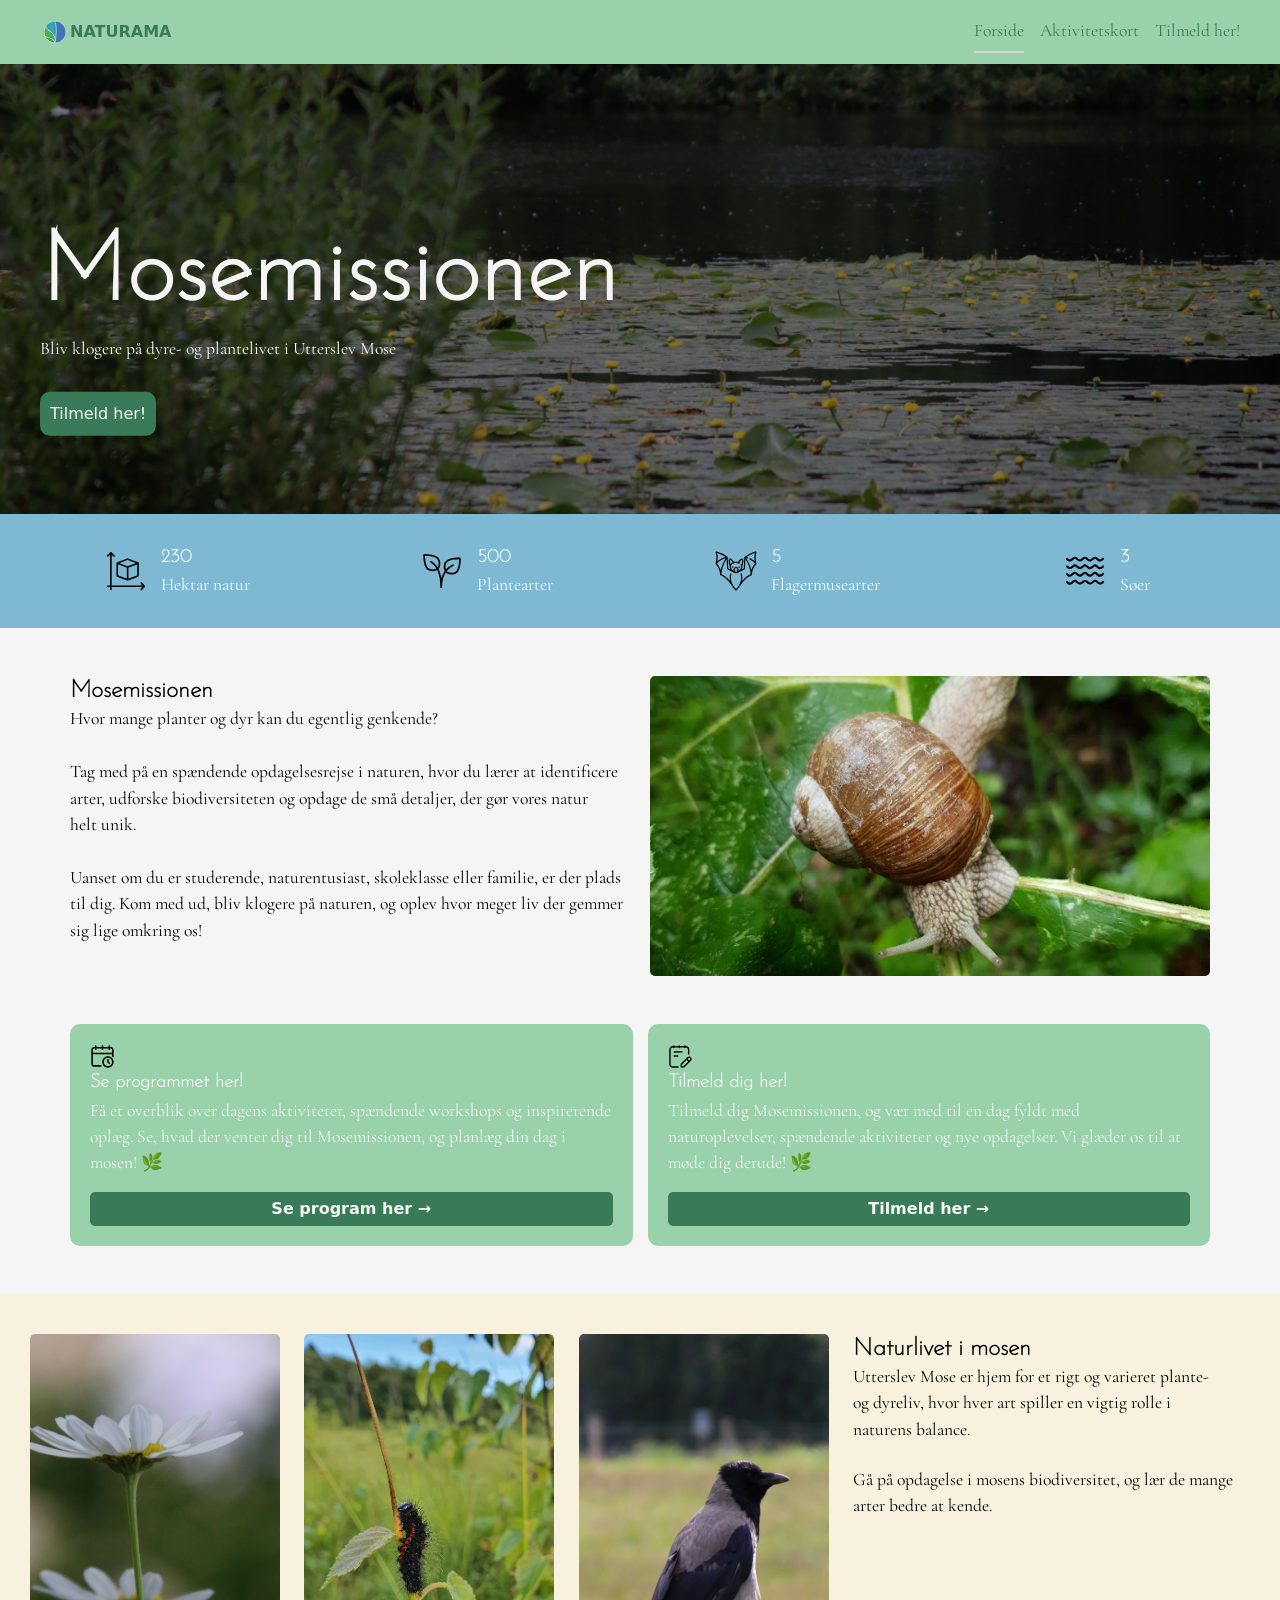
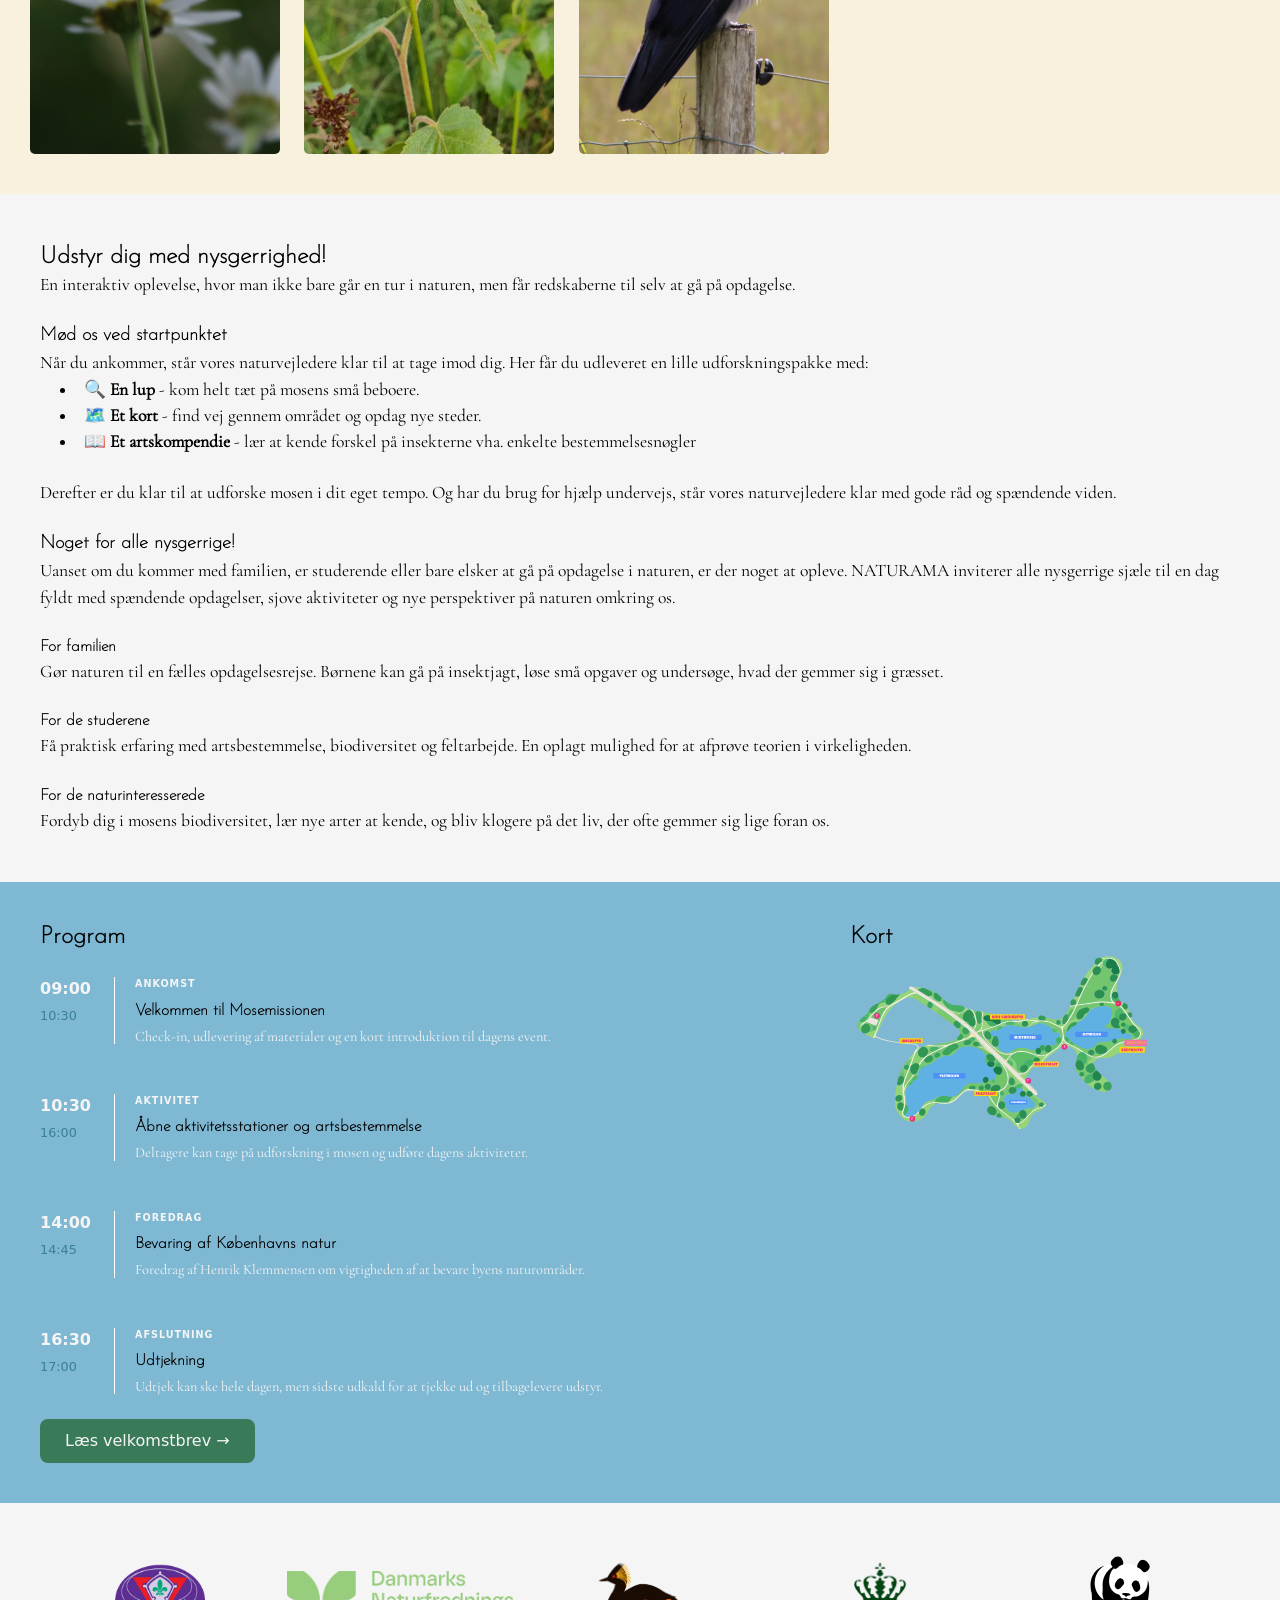
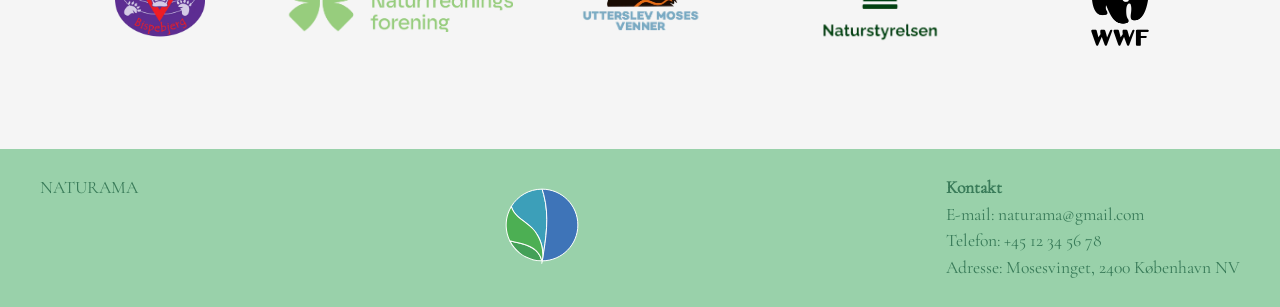
<file: index.html>
<!doctype html>
<html lang="da">
  <head>
    <meta charset="UTF-8" />
    <meta name="viewport" content="width=device-width, initial-scale=1.0" />
    <title>NATURAMA | Mosemisionen</title>
    <link rel="stylesheet" href="css/starter.css" />
    <link rel="stylesheet" href="css/style.css" />
    <link rel="stylesheet" href="css/forside.css" />
    <link rel="stylesheet" href="css/fonts.css" />
  </head>

  <body>
    <!-- HEADER -->
    <header class="site-header">
      <div class="header-content">
        <a class="site-logo" href="./"
          ><img src="images/IKON1.svg" alt="Naturama logo" /> NATURAMA</a
        >

        <!-- GLOBAL NAVIGATION -->
        <nav class="site-nav">
          <button popovertarget="menu" aria-label="Åbn menu">Menu</button>

          <ul class="menu" id="menu" popover>
            <li><a href="index.html" aria-current="page">Forside</a></li>
            <li><a href="svg.html">Aktivitetskort</a></li>
            <li>
              <a href="form.html">Tilmeld her!</a>
            </li>
          </ul>
        </nav>
      </div>
    </header>

    <!-- MAIN -->

    <main>
      <!-- HERO ELEMENT -->
      <section class="hero">
        <img
          src="images/mosemose.webp"
          alt="Utterslev Mose med åkander i vandet"
        />
        <div class="hero-text">
          <h1>Mosemissionen</h1>
          <p>Bliv klogere på dyre- og plantelivet i Utterslev Mose</p>
          <!-- CTA: TILMELD -->
          <a href="form.html" class="hero-cta"> Tilmeld her! </a>
        </div>
      </section>

      <!-- GRID FACTS -->
      <section class="facts-grid">
        <div class="facts-content">
          <div class="fact">
            <img src="images/size.svg" alt="" class="fact-icon" />
            <div>
              <h3>230</h3>
              <p>Hektar natur</p>
            </div>
          </div>

          <div class="fact">
            <img src="images/plant.svg" alt="" class="fact-icon" />
            <div>
              <h3>500</h3>
              <p>Plantearter</p>
            </div>
          </div>

          <div class="fact">
            <img src="images/bat.svg" alt="" class="fact-icon" />
            <div>
              <h3>5</h3>
              <p>Flagermusearter</p>
            </div>
          </div>

          <div class="fact">
            <img src="images/waves.svg" alt="" class="fact-icon" />
            <div>
              <h3>3</h3>
              <p>Søer</p>
            </div>
          </div>
        </div>
      </section>

      <!-- ABOUT -->
      <section class="introduction-grid">
        <div class="about">
          <h2>Mosemissionen</h2>
          <p>
            Hvor mange planter og dyr kan du egentlig genkende? <br /><br />
            Tag med på en spændende opdagelsesrejse i naturen, hvor du lærer at
            identificere arter, udforske biodiversiteten og opdage de små
            detaljer, der gør vores natur helt unik.
            <br /><br />
            Uanset om du er studerende, naturentusiast, skoleklasse eller
            familie, er der plads til dig. Kom med ud, bliv klogere på naturen,
            og oplev hvor meget liv der gemmer sig lige omkring os!
          </p>
        </div>

        <div class="about">
          <img src="images/sneeegl.webp" alt="" />
        </div>
      </section>

      <!-- CTA ?? -->
      <section class="shortcuts">
        <div class="shortcut-card">
          <img src="images/agenda.svg" alt="" />
          <h3>Se programmet her!</h3>
          <p>Få et overblik over dagens aktiviteter, spændende workshops og inspirerende oplæg. Se, hvad der venter dig til Mosemissionen, og planlæg din dag i mosen! 🌿
          </p>
          <a href="#program">Se program her →</a>
        </div>

        <div class="shortcut-card">
          <img src="images/notebook.svg" alt="" />
          <h3>Tilmeld dig her!</h3>
          <p>
Tilmeld dig Mosemissionen, og vær med til en dag fyldt med naturoplevelser, spændende aktiviteter og nye opdagelser. Vi glæder os til at møde dig derude! 🌿
          </p>
          <a href="form.html">Tilmeld her →</a>
        </div>
      </section>

      <!-- ARTERNE I MOSEN-->

      <section class="species">
        <div class="species-content">
          <div>
            <img src="images/blomst.webp" alt="" />
          </div>

          <div>
            <img src="images/larve.webp" alt="" />
          </div>

          <div>
            <img src="images/fugl.webp" alt="" />
          </div>

          <div>
            <h2>Naturlivet i mosen</h2>
            <p>
              Utterslev Mose er hjem for et rigt og varieret plante- og dyreliv,
              hvor hver art spiller en vigtig rolle i naturens balance.
            </p><br>
            <p>
              Gå på opdagelse i mosens biodiversitet, og lær de mange arter
              bedre at kende.
            </p>
          </div>
        </div>
      </section>

      <!-- Mere om event her -->
      <section>
        <h2>Udstyr dig med nysgerrighed!</h2>
        <p>
          En interaktiv oplevelse, hvor man ikke bare går en tur i naturen, men
          får redskaberne til selv at gå på opdagelse.
        </p>
        <br />
        <h3>Mød os ved startpunktet</h3>
        <p>
          Når du ankommer, står vores naturvejledere klar til at tage imod dig.
          Her får du udleveret en lille udforskningspakke med:
        </p>
        <ul>
          <li>🔍 <b>En lup</b> - kom helt tæt på mosens små beboere.</li>
          <li>
            🗺️ <b>Et kort</b> - find vej gennem området og opdag nye steder.
          </li>
          <li>
            📖 <b>Et artskompendie</b> - lær at kende forskel på insekterne vha.
            enkelte bestemmelsesnøgler
          </li>
        </ul>
        <br />
        <p>
          Derefter er du klar til at udforske mosen i dit eget tempo. Og har du
          brug for hjælp undervejs, står vores naturvejledere klar med gode råd
          og spændende viden.
        </p>
        <br />

        <h3>Noget for alle nysgerrige!</h3>
        <p>
          Uanset om du kommer med familien, er studerende eller bare elsker at
          gå på opdagelse i naturen, er der noget at opleve. NATURAMA inviterer
          alle nysgerrige sjæle til en dag fyldt med spændende opdagelser, sjove
          aktiviteter og nye perspektiver på naturen omkring os.
        </p>
        <br />
        <h4>For familien</h4>
        <p>
          Gør naturen til en fælles opdagelsesrejse. Børnene kan gå på
          insektjagt, løse små opgaver og undersøge, hvad der gemmer sig i
          græsset.
        </p>
        <br />

        <h4>For de studerene</h4>
        <p>
          Få praktisk erfaring med artsbestemmelse, biodiversitet og
          feltarbejde. En oplagt mulighed for at afprøve teorien i
          virkeligheden.
        </p>
        <br />

        <h4>For de naturinteresserede</h4>
        <p>
          Fordyb dig i mosens biodiversitet, lær nye arter at kende, og bliv
          klogere på det liv, der ofte gemmer sig lige foran os.
        </p>
      </section>

      <!-- PRACTISK INFO-->
      <section class="practical" id="program">
        <div>
          <h2>Program</h2>
          <div class="practical-item">
            <div class="time">
              09:00
              <span>10:30</span>
            </div>
            <div class="practical-info">
              <span class="category">ANKOMST</span>
              <h3>Velkommen til Mosemissionen</h3>
              <p>
                Check-in, udlevering af materialer og en kort introduktion til
                dagens event.
              </p>
            </div>
          </div>

          <div class="practical-item">
            <div class="time">
              10:30
              <span>16:00</span>
            </div>
            <div class="practical-info">
              <span class="category">AKTIVITET</span>
              <h3>Åbne aktivitetsstationer og artsbestemmelse</h3>
              <p>
                Deltagere kan tage på udforskning i mosen og udføre dagens
                aktiviteter.
              </p>
            </div>
          </div>

          <div class="practical-item">
            <div class="time">
              14:00
              <span>14:45</span>
            </div>
            <div class="practical-info">
              <span class="category">FOREDRAG</span>
              <h3>Bevaring af Københavns natur</h3>
              <p>
                Foredrag af Henrik Klemmensen om vigtigheden af at bevare byens
                naturområder.
              </p>
            </div>
          </div>

          <div class="practical-item">
            <div class="time">
              16:30
              <span>17:00</span>
            </div>
            <div class="practical-info">
              <span class="category">AFSLUTNING</span>
              <h3>Udtjekning</h3>
              <p>
                Udtjek kan ske hele dagen, men sidste udkald for at tjekke ud og
                tilbagelevere udstyr.
              </p>
            </div>
          </div>

          <button class="btn" popovertarget="program-details">
            Læs velkomstbrev →
          </button>
        </div>

        <!-- LILLE KORT -->
        <div>
          <h2>Kort</h2>
          <button class="map-trigger" popovertarget="big-map">
            <img src="images/MAP_V4.svg" alt="Kort over området" />
          </button>
        </div>

        <!-- STORT KORT / POPOVER -->
        <div id="big-map" popover>
          <button
            class="close-map"
            popovertarget="big-map"
            popovertargetaction="hide"
          >
            Luk
          </button>
          <img src="images/MAP_V4.svg" alt="Stort kort over området" />
        </div>
      </section>

      <div class="program-details" id="program-details" popover>
        <div class="program-content">
          <h2>Kære Mosekæmper,</h2>

          <p>
            Vi har håbet og bedt om godt vejr, så mosen atter igen kan blive
            fyldt med liv. Noget er slået fejl, da planter og dyr ikke længere
            er, hvor de plejer at være. Du er vores eneste håb for en lys og
            grøn fremtid! Saml så mange artefakter som muligt, inden tiden løber
            ud.

            <br /><br />

            NATURAMA og Mosefolket sætter sin lid til dig! Held og lykke, og må
            Moseoddsene altid være med dig!
          </p>

          <button class="btn" popovertarget="program-details">Luk</button>
        </div>
      </div>

      <!-- Karussel -->
      <section class="karrusel" id="karrusel">
        <div class="sponsorer" id="sponsorer">
          <img src="images/bispebjerg-spejderne.webp" alt="sponsor 1" />
          <img src="images/dn.webp" alt="sponsor 2" />
          <img src="images/utterslev-moses-venner.webp" alt="sponsor 3" />
          <img src="images/naturstyrelsen.webp" alt="sponsor 4" />
          <img src="images/WWF_logo.svg.webp" alt="sponsor 5" />
          <img src="images/cafe-staalvand.webp" alt="sponsor 6" />
          <img src="images/triers-kaffevogn.webp" alt="sponsor 7" />
        </div>
      </section>
    </main>

    <footer class="site-footer">
      <div class="footer-content">
        <p class="footer-brand">NATURAMA</p>
        <p class="footer-logo">
          <img src="images/IKON1.svg" alt="Naturama logo" />
        </p>
        <div>
          <p><strong>Kontakt</strong></p>
          <p>E-mail: naturama@gmail.com</p>
          <p>Telefon: +45 12 34 56 78</p>
          <p>Adresse: Mosesvinget, 2400 København NV</p>
        </div>
      </div>
    </footer>
    <script src="script.js"></script>
  </body>
</html>
</file>
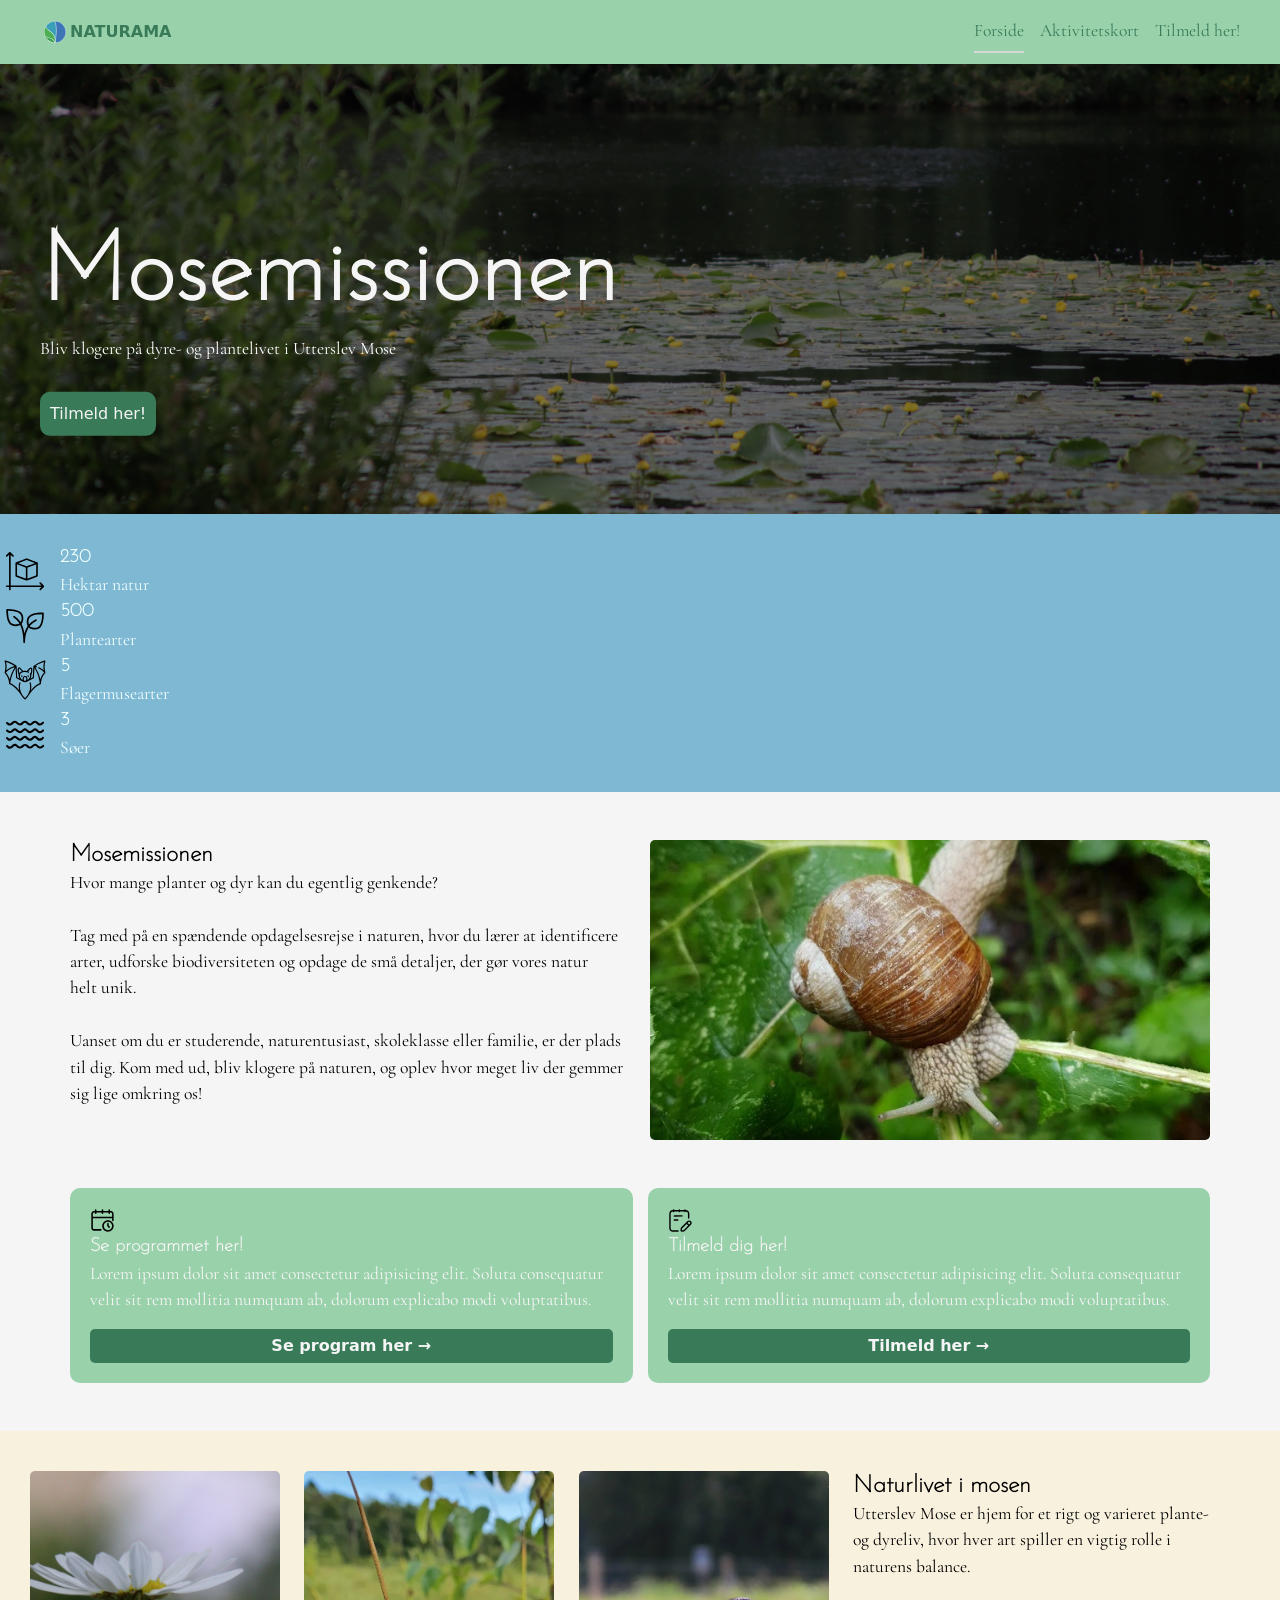
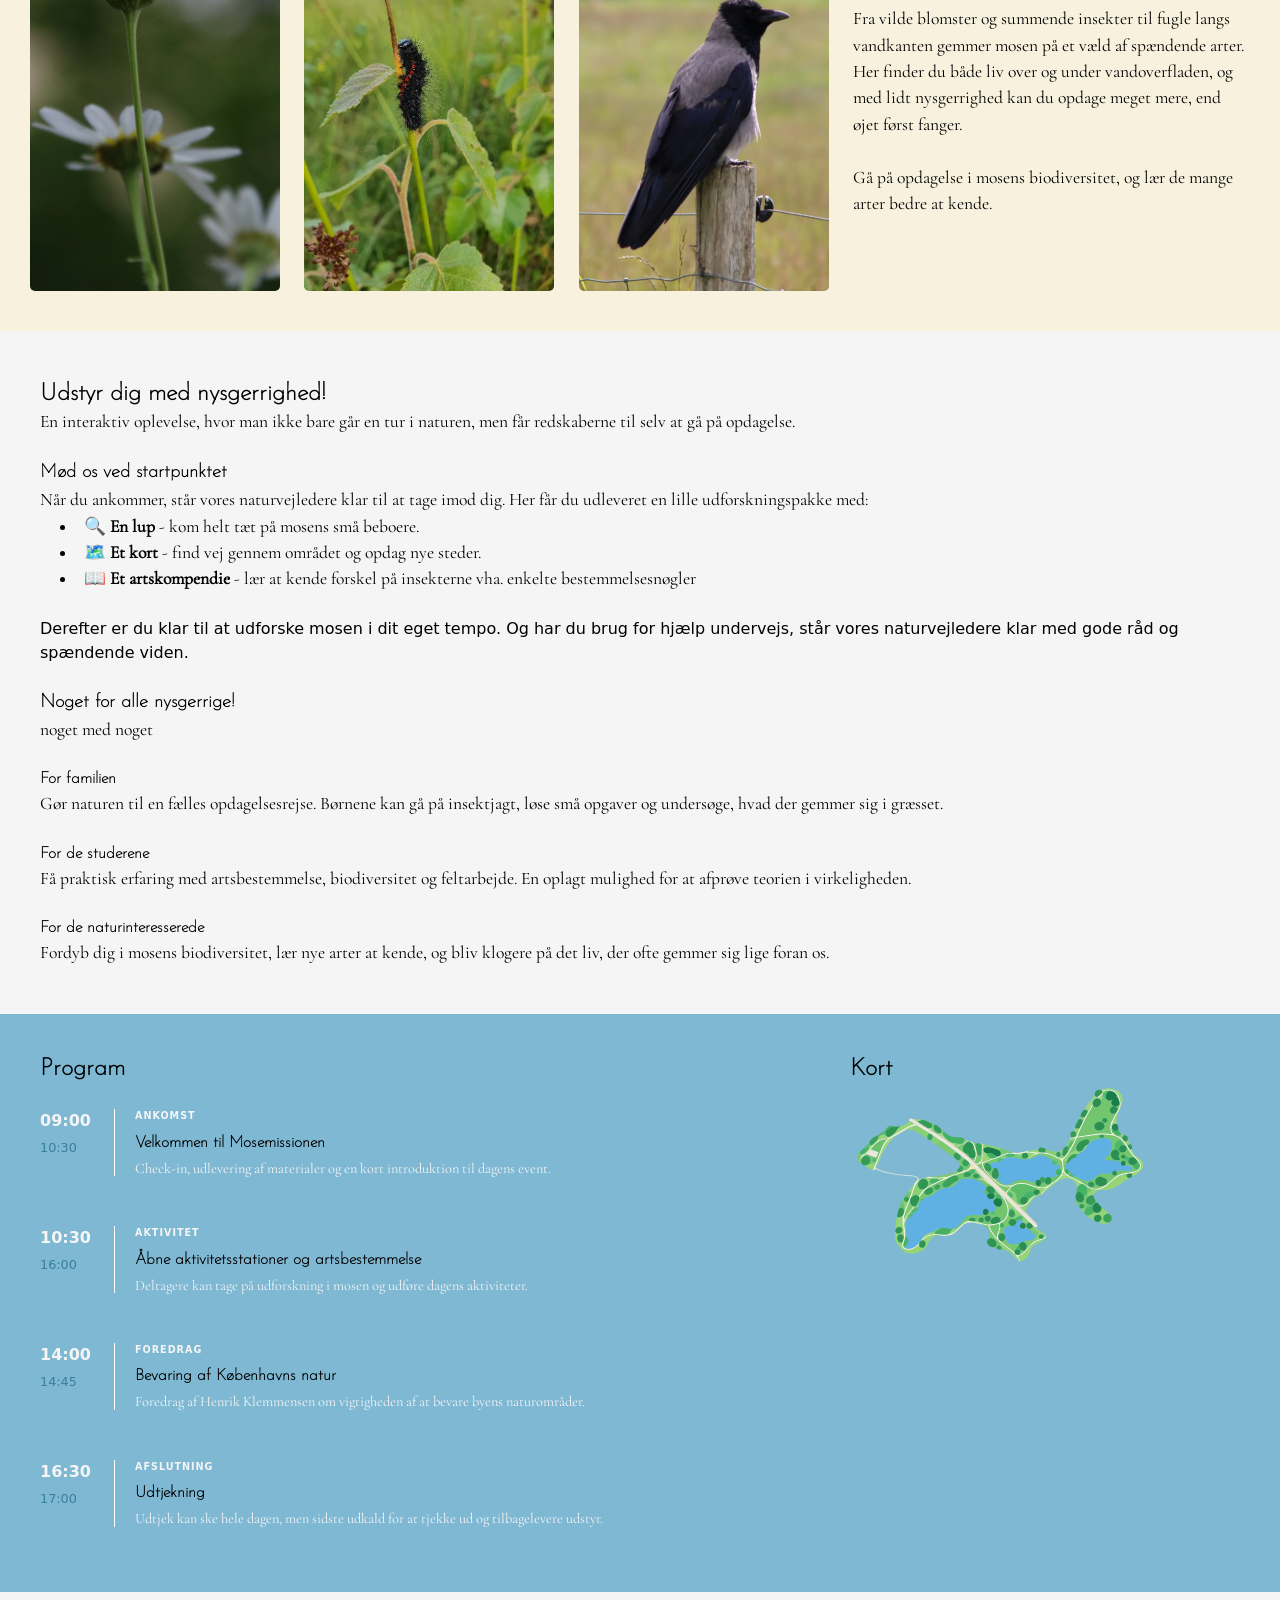
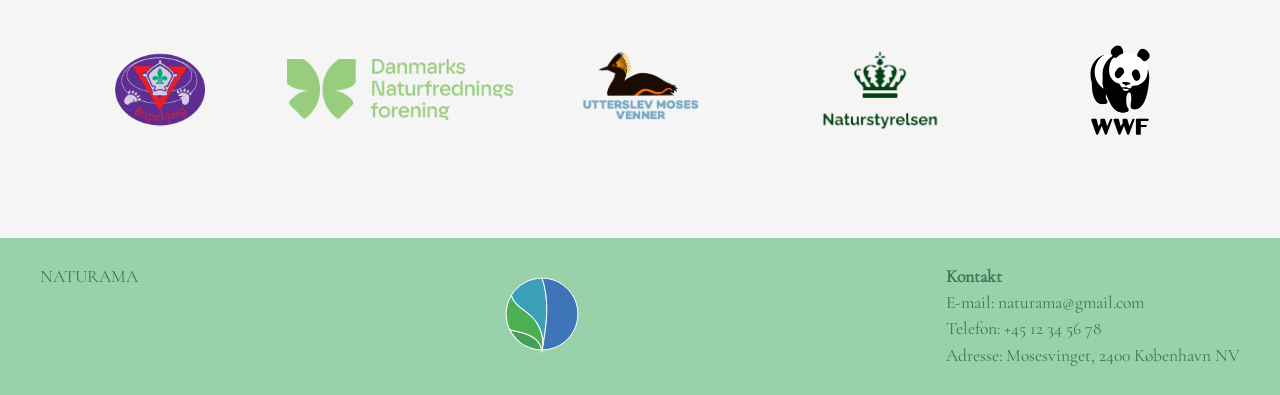
<file: event-site-skabelon-main/index.html>
<!doctype html>
<html lang="da">
  <head>
    <meta charset="UTF-8" />
    <meta name="viewport" content="width=device-width, initial-scale=1.0" />
    <title>Eventnavn</title>
    <link rel="stylesheet" href="../css//starter.css" />
    <link rel="stylesheet" href="../css/style.css" />
    <link rel="stylesheet" href="../css/forside.css" />
    <link rel="stylesheet" href="../css/fonts.css">
  </head>

  <body>
    <!-- HEADER -->
    <header class="site-header">
      <div class="header-content">
        <a class="site-logo" href="./"
          ><img src="../images/IKON1.svg" alt="Naturama logo" /> NATURAMA</a
        >

        <!-- GLOBAL NAVIGATION -->
        <nav class="site-nav">
          <button>Menu</button>
          <ul class="menu" id="menu" popover>
            <li><a href="./" aria-current="page">Forside</a></li>
            <li><a href="./svg.html">Aktivitetskort</a></li>
            <li><a href="./form.html">Tilmeld her!</a></li>
          </ul>
        </nav>
      </div>
    </header>

    <!-- MAIN -->

    <main>
      <!-- HERO ELEMENT -->
      <section class="hero">
        <img
          src="../images/mosemose.webp"
          alt="Utterslev Mose med åkander i vandet"
        />
        <div class="hero-text">
          <h1>Mosemissionen</h1>
          <p>Bliv klogere på dyre- og plantelivet i Utterslev Mose</p>
          <!-- CTA: TILMELD -->
          <a href="form.html" class="hero-cta"> Tilmeld her! </a>
        </div>
      </section>

              <!-- GRID FACTS -->
        <section class="facts-grid">
          <div class="fact">
            <img src="../images/size.svg" alt="" class="fact-icon" />
            <div>
              <h3>230</h3>
              <p>Hektar natur</p>
            </div>
          </div>

          <div class="fact">
            <img src="../images/plant.svg" alt="" class="fact-icon" />
            <div>
              <h3>500</h3>
              <p>Plantearter</p>
            </div>
          </div>

          <div class="fact">
            <img src="../images/bat.svg" alt="" class="fact-icon" />
            <div>
              <h3>5</h3>
              <p>Flagermusearter</p>
            </div>
          </div>

          <div class="fact">
            <img src="../images/waves.svg" alt="" class="fact-icon" />
            <div>
              <h3>3</h3>
              <p>Søer</p>
            </div>
          </div>
        </div>
      </section>


      <!-- ABOUT -->
      <section class="introduction-grid">
        <div class="about">
          <h2>Mosemissionen</h2>
          <p>Hvor mange planter og dyr kan du egentlig genkende? 
            <br><br>
            Tag med på en spændende opdagelsesrejse i naturen, hvor du lærer at identificere arter, udforske biodiversiteten og opdage de små detaljer, der gør vores natur helt unik.
            <br><br>
            Uanset om du er studerende, naturentusiast, skoleklasse eller familie, er der plads til dig. Kom med ud, bliv klogere på naturen, og oplev hvor meget liv der gemmer sig lige omkring os!
          </p>
        </div>

        <div class="about">
        <img src="../images/sneeegl.webp" alt="">
        </div>
      </section>


            <!-- CTA ?? -->
       <section class="shortcuts">
        <div class="shortcut-card">
          <img src="../images/agenda.svg" alt="">
          <h3>Se programmet her!</h3>
          <p>Lorem ipsum dolor sit amet consectetur adipisicing elit. Soluta consequatur velit sit rem mollitia numquam ab, dolorum explicabo modi voluptatibus.</p>
          <a href="form.html">Se program her →</a>
        </div>

        <div class="shortcut-card">
          <img src="../images/notebook.svg" alt="">
          <h3>Tilmeld dig her!</h3>
          <p>Lorem ipsum dolor sit amet consectetur adipisicing elit. Soluta consequatur velit sit rem mollitia numquam ab, dolorum explicabo modi voluptatibus.</p>
          <a href="form.html">Tilmeld her →</a>
        </div>
</section>

<!-- ARTERNE I MOSEN-->
        

      <section class="species">
        <div class="species-content">
          <div>
            <img src="../images/blomst.webp" alt="">
          </div>

          <div>
            <img src="../images/larve.webp" alt="">
          </div>
          
          <div>
          <img src="../images/fugl.webp" alt="">
          </div>

          <div>
          <h2>Naturlivet i mosen</h2>
          <p>Utterslev Mose er hjem for et rigt og varieret plante- og dyreliv, hvor hver art spiller en vigtig rolle i naturens balance.<br><br>
            Fra vilde blomster og summende insekter til fugle langs vandkanten gemmer mosen på et væld af spændende arter. Her finder du både liv over og under vandoverfladen, og med lidt nysgerrighed kan du opdage meget mere, end øjet først fanger.<br><br>
            Gå på opdagelse i mosens biodiversitet, og lær de mange arter bedre at kende. 
          </p>
          </div>

          </div>

      </section>

      <!-- Mere om event her -->
       <section>
        <h2>Udstyr dig med nysgerrighed!</h2>
        <p>En interaktiv oplevelse, hvor man ikke bare går en tur i naturen, men får redskaberne til selv at gå på opdagelse.</p><br>
        <h3>Mød os ved startpunktet</h3>
        <p>Når du ankommer, står vores naturvejledere klar til at tage imod dig. Her får du udleveret en lille udforskningspakke med:
          <ul>
            <li>🔍 <b>En lup</b> - kom helt tæt på mosens små beboere.</li>
            <li>🗺️ <b>Et kort</b> - find vej gennem området og opdag nye steder.</li>
            <li>📖 <b>Et artskompendie</b> - lær at kende forskel på insekterne vha. enkelte bestemmelsesnøgler</li>
          </ul><br>
          Derefter er du klar til at udforske mosen i dit eget tempo. Og har du brug for hjælp undervejs, står vores naturvejledere klar med gode råd og spændende viden.
        </p><br>

        <h3>Noget for alle nysgerrige!</h3>
        <p>noget med noget</p><br>
        <h4>For familien</h4>
        <p>Gør naturen til en fælles opdagelsesrejse. Børnene kan gå på insektjagt, løse små opgaver og undersøge, hvad der gemmer sig i græsset.</p><br>

        <h4>For de studerene</h4>
        <p>Få praktisk erfaring med artsbestemmelse, biodiversitet og feltarbejde. En oplagt mulighed for at afprøve teorien i virkeligheden.</p><br>

        <h4>For de naturinteresserede</h4>
        <p>Fordyb dig i mosens biodiversitet, lær nye arter at kende, og bliv klogere på det liv, der ofte gemmer sig lige foran os.</p>
       </section>

      
       <!-- PRACTISK INFO-->
      <section class="practical">
        <div>
          <h2>Program</h2>
          <div class="practical-item">
            <div class="time">
              09:00
              <span>10:30</span>
            </div>
            <div class="practical-info">
              <span class="category">ANKOMST</span>
              <h3>Velkommen til Mosemissionen</h3>
              <p>Check-in, udlevering af materialer og en kort introduktion til dagens event.</p>
            </div>
          </div>

          <div class="practical-item">
            <div class="time">
              10:30
              <span>16:00</span>
            </div>
            <div class="practical-info">
              <span class="category">AKTIVITET</span>
              <h3>Åbne aktivitetsstationer og artsbestemmelse</h3>
              <p>Deltagere kan tage på udforskning i mosen og udføre dagens aktiviteter.</p>
            </div>
          </div>

          <div class="practical-item">
            <div class="time">
              14:00
              <span>14:45</span>
            </div>
            <div class="practical-info">
              <span class="category">FOREDRAG</span>
              <h3>Bevaring af Københavns natur</h3>
              <p>Foredrag af Henrik Klemmensen om vigtigheden af at bevare byens naturområder.</p>
            </div>
          </div>

                    <div class="practical-item">
            <div class="time">
              16:30
              <span>17:00</span>
            </div>
            <div class="practical-info">
              <span class="category">AFSLUTNING</span>
              <h3>Udtjekning</h3>
              <p>Udtjek kan ske hele dagen, men sidste udkald for at tjekke ud og tilbagelevere udstyr.</p>
            </div>
          </div>
        </div>

        <!-- LILLE KORT -->
        <div>
          <h2>Kort</h2>
          <button class="map-trigger" popovertarget="big-map">
            <img src="../images/MAP_V2.svg" alt="Kort over området">
          </button>
        </div>


      <!-- STORT KORT / POPOVER -->
       <div id="big-map" popover>
        <button class="close-map"
          popovertarget="big-map"
          popovertargetaction="hide">
          ✕
        </button>
        <img src="../images/MAP_V2.svg" alt="Stort kort over området">
      </div>
    </section>


    <!-- Karussel -->
     <section class="karrusel" id="karrusel">
      <div class="sponsorer" id="sponsorer">
        <img src="../images/bispebjerg-spejderne.webp" alt="sponsor 1">
        <img src="../images/dn.webp" alt="sponsor 2">
        <img src="../images/utterslev-moses-venner.webp" alt="sponsor 3">
        <img src="../images/naturstyrelsen.webp" alt="sponsor 4">
        <img src="../images/WWF_logo.svg.webp" alt="sponsor 5">
        <img src="../images/cafe-staalvand.webp" alt="sponsor 6">
        <img src="../images/triers-kaffevogn.webp" alt="sponsor 7">
      </div>
    </section>
    </main>

<footer class="site-footer">
    <div class="footer-content">
      <p class="footer-brand">NATURAMA</p>
      <p class="footer-logo"><img src="../images/IKON1.svg" alt="Naturama logo" /></p>
      <div>
        <p><strong>Kontakt</strong></p>
        <p>E-mail: naturama@gmail.com</p>
        <p>Telefon: +45 12 34 56 78</p>
        <p>Adresse: Mosesvinget, 2400 København NV</p>
      </div>
    </div>
  </footer>
<script src="script.js"></script>
  </body>
</html>
</file>
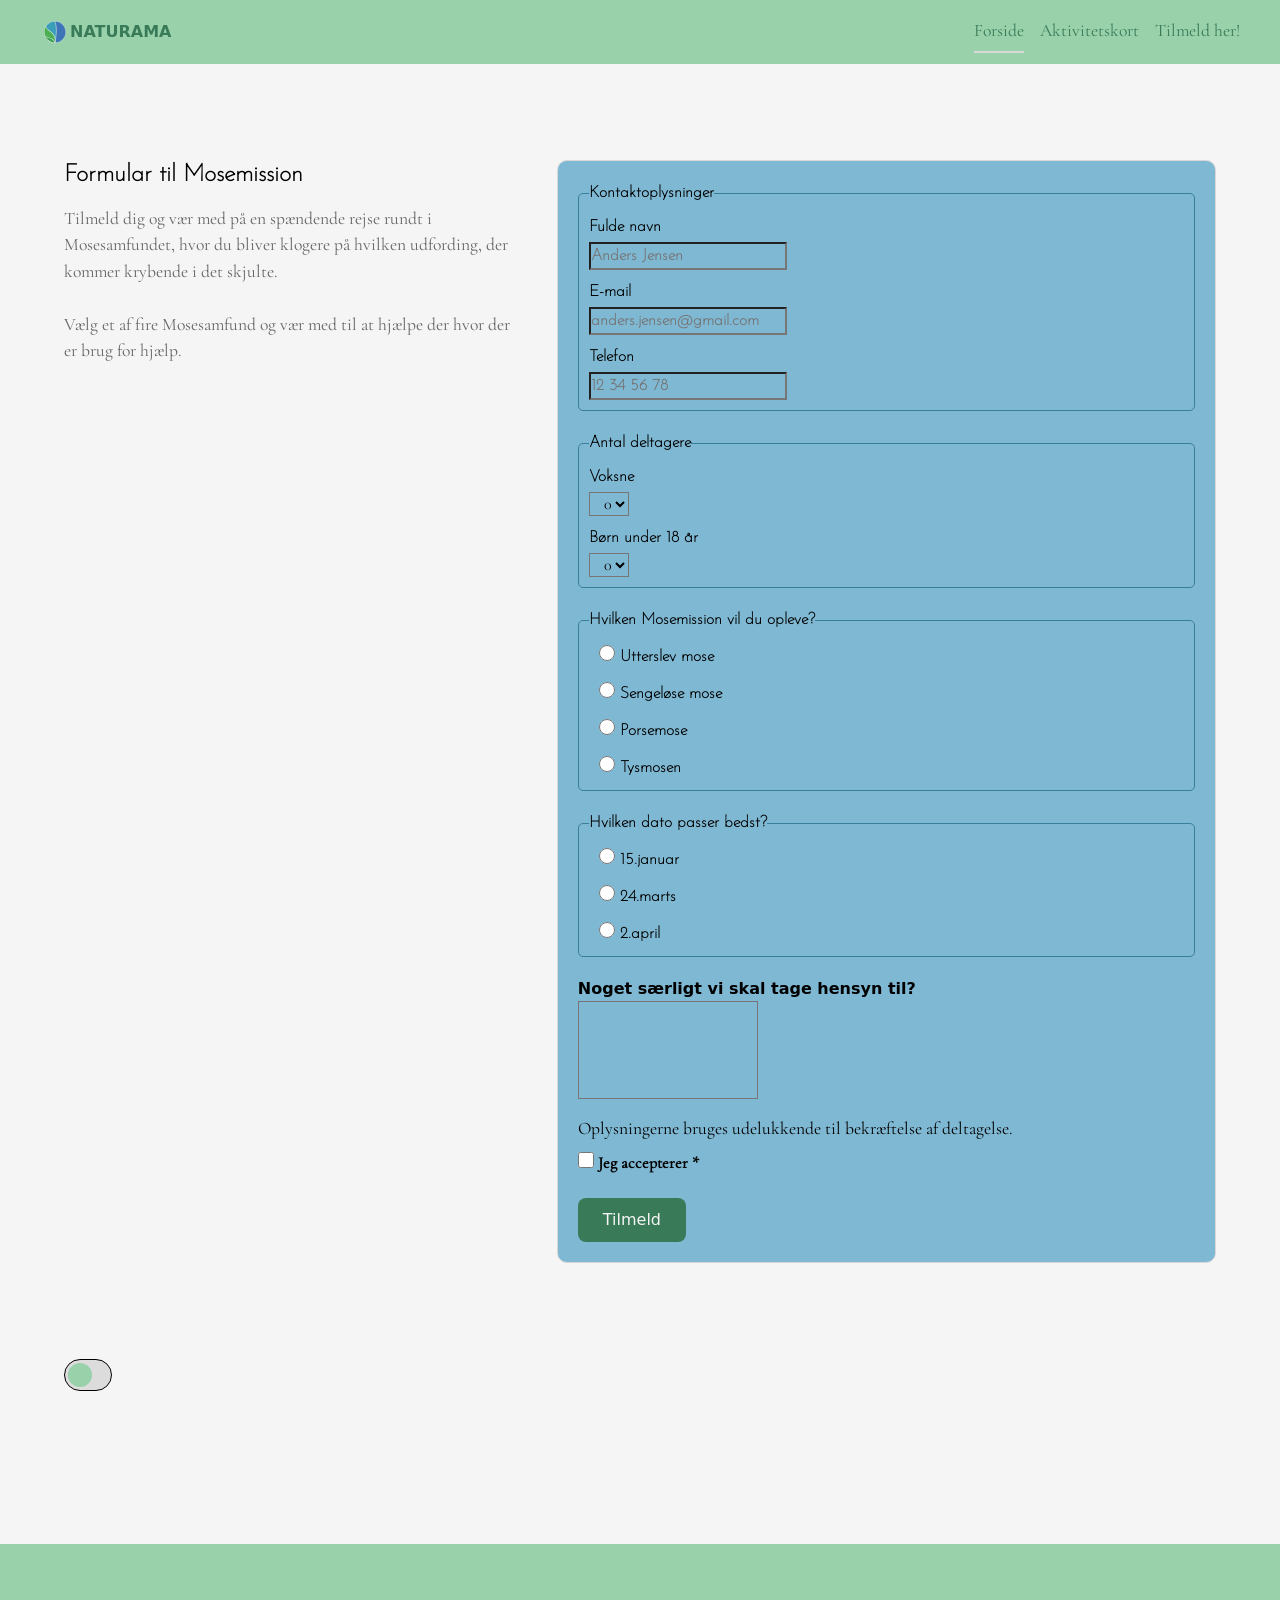
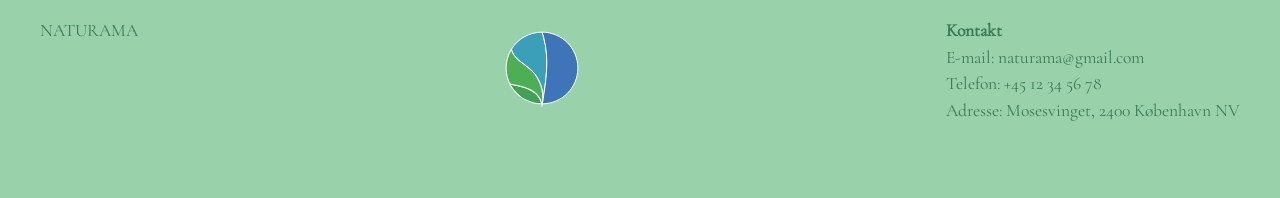
<file: form.html>
<!DOCTYPE html>
<html lang="da">

<head>
  <meta charset="UTF-8">
  <meta name="viewport" content="width=device-width, initial-scale=1.0">
  <title>Formular | Eventnavn</title>
    <link rel="stylesheet" href="./css/starter.css" />
    <link rel="stylesheet" href="./css/style.css" />
    <link rel="stylesheet" href="./css/form.css" />
    <link rel="stylesheet" href="./css/fonts.css" />
</head>

<body>
    <header class="site-header">
      <div class="header-content">
        <a class="site-logo" href="./"
          ><img src="images/IKON1.svg" alt="Naturama logo" /> NATURAMA</a
        >

        <!-- GLOBAL NAVIGATION -->
        <nav class="site-nav">
          <button>Menu</button>
          <ul class="menu" id="menu" popover>
            <li><a href="index.html" aria-current="page">Forside</a></li>
            <li><a href="svg.html">Aktivitetskort</a></li>
            <li>
              <a href="form.html">Tilmeld her!</a>
            </li>
          </ul>
        </nav>
      </div>
    </header>

  <main>
<main>
    <section class="form-page">
      <header class="form-intro">
        <h1>Formular til Mosemission</h1>
        <p>Tilmeld dig og vær med på en spændende rejse rundt i Mosesamfundet, hvor du bliver klogere på hvilken
          udfording, der kommer krybende i det skjulte. <br> <br> Vælg et af fire Mosesamfund og vær med til at hjælpe
          der
          hvor
          der
          er brug for hjælp.</p>
      </header>

      <form class="form-placeholder" action="./opsamling.html">
        <div>
          <fieldset>
            <legend class="småOverskrift"><strong>Kontaktoplysninger</strong></legend>
            <label for="fulde-navn" class="miniOverskrift">Fulde navn </label>
            <input type="text" id="fulde-navn" name="fulde-navn" style="text-transform: capitalize;"
              placeholder="Anders Jensen" required>

            <label for="email">E-mail</label>
            <input id="email" name="email" type="email" autocapitalize="none" spellcheck="false"
              style="text-transform: lowercase;" placeholder="anders.jensen@gmail.com" required>

            <label for="phone">Telefon</label>
            <input type="tel" id="phone" name="phone" maxlength="8" pattern="[0-9]{8}" placeholder="12 34 56 78">
          </fieldset>

          <fieldset>
            <legend class="småOverskrift"><strong>Antal deltagere</strong></legend>
            <label for="antal-voksne">Voksne </label>
            <select id="antal-voksne" name="antal-voksne" required>
              <option value="0">0</option>
              <option value="1">1</option>
              <option value="2">2</option>
              <option value="3">3</option>
              <option value="4">4</option>
            </select>

            <label for="antal-børn">Børn under 18 år</label>
            <select id="antal-børn" name="antal-børn" required>
              <option value="0">0</option>
              <option value="1">1</option>
              <option value="2">2</option>
              <option value="3">3</option>
              <option value="4">4</option>
            </select>
          </fieldset>

          <fieldset>
            <legend class="småOverskrift"><strong>Hvilken Mosemission vil du opleve? </strong></legend>
            <label for="mosemission-1">
              <input type="radio" id="mosemission-1" name="mosemission" value="Utterslev mose">
              Utterslev mose
            </label>
            <label for="mosemission-2">
              <input type="radio" id="mosemission-2" name="mosemission" value="Sengeløse">
              Sengeløse mose
            </label>
            <label for="mosemission-3">
              <input type="radio" id="mosemission-3" name="mosemission" value="Porsemose">
              Porsemose
            </label>
            <label for="mosemission-4">
              <input type="radio" id="mosemission-4" name="mosemission" value="Tysmosen">
              Tysmosen
            </label>
          </fieldset>
        </div>

        <div>
          <fieldset>
            <legend class="småOverskrift"><strong>Hvilken dato passer bedst?</strong></legend>
            <label for="dato-1">
              <input type="radio" id="dato-1" name="dato" value="15. januar">
              
15.januar</label><label for="reason-2"><input type="radio" id="dato-2" name="dato" value="24. marts">
24.marts</label><label for="reason-3"><input type="radio" id="dato-3" name="dato" value="2. april">
2.april</label></fieldset>

<label class="textOverskrift" for="message" class="småOverskrift"><strong>Noget særligt vi skal tage hensyn
              til?</strong></label>
          <textarea id="message" name="message" rows="4"></textarea>

          <label class="accept-terms">
            <p>Oplysningerne bruges udelukkende til bekræftelse af deltagelse.</p>
            <input class="accept-terms" type="checkbox" name="accept-terms" required>
            <b>Jeg accepterer *</b>
          </label>
          <p class="status" data-status aria-live="polite"></p>
          <button type="submit">Tilmeld</button>
        </div>
      </form>
    </section>

    <label>
      <span class="visually-hidden">Theme</span>
      <input id="theme-toggle" type="checkbox">
    </label>
  </main>

    <footer class="site-footer">
      <div class="footer-content">
        <p class="footer-brand">NATURAMA</p>
        <p class="footer-logo">
          <img src="images/IKON1.svg" alt="Naturama logo" />
        </p>
        <div>
          <p><strong>Kontakt</strong></p>
          <p>E-mail: naturama@gmail.com</p>
          <p>Telefon: +45 12 34 56 78</p>
          <p>Adresse: Mosesvinget, 2400 København NV</p>
        </div>
      </div>
    </footer>
    <script src="script.js"></script>
  </body>
</html>
</file>
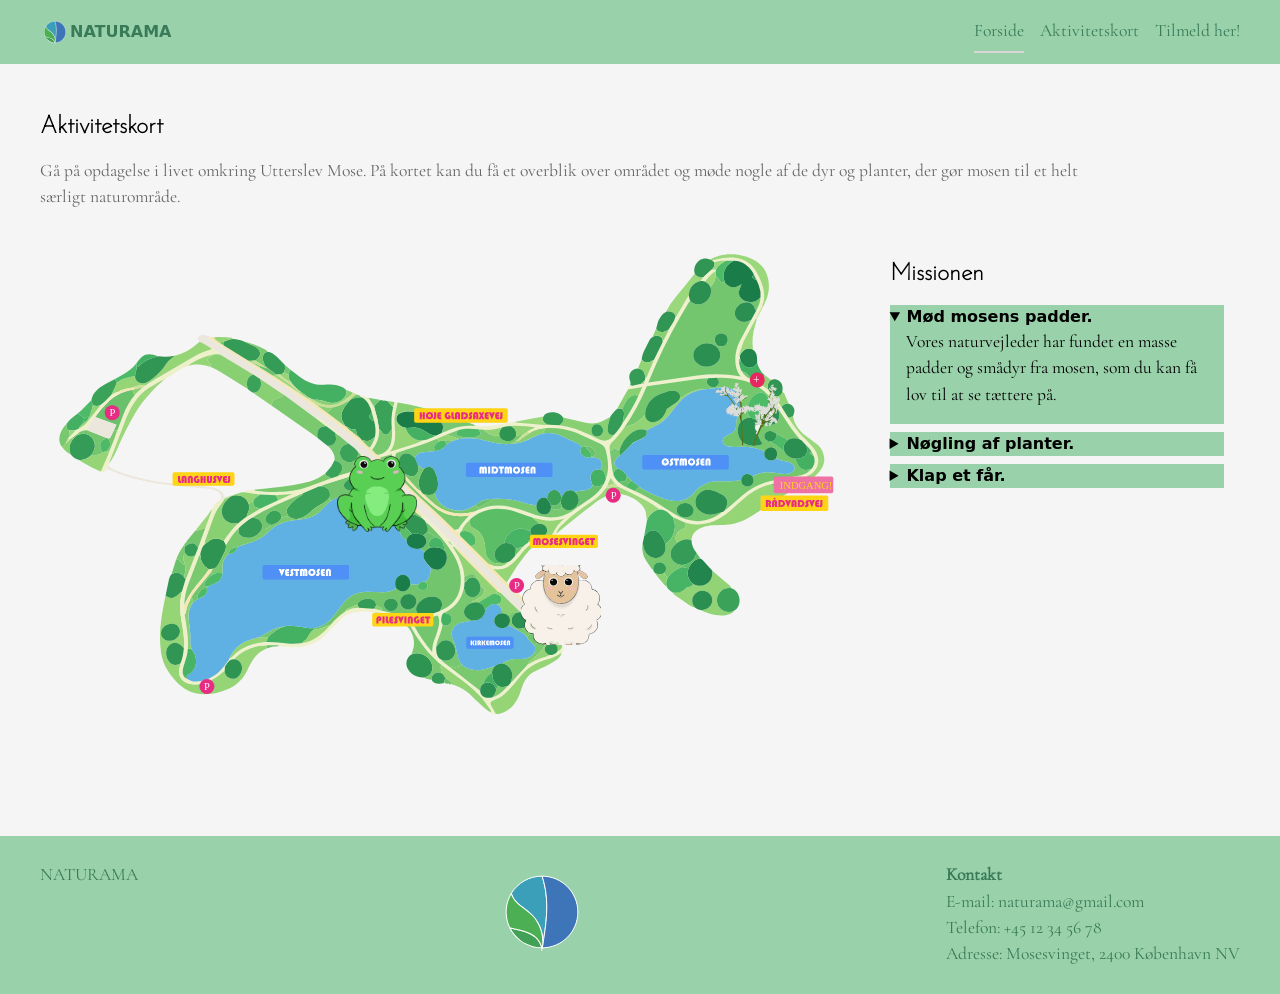
<file: svg.html>
<!doctype html>
<html lang="da">
  <head>
    <meta charset="UTF-8" />
    <meta name="viewport" content="width=device-width, initial-scale=1.0" />
    <title>Mosemissionen | Aktivitetskort</title>
    <link rel="stylesheet" href="./css/starter.css" />
    <link rel="stylesheet" href="./css/style.css" />
    <link rel="stylesheet" href="./css/svg.css" />
    <link rel="stylesheet" href="./css/fonts.css" />
  </head>

  <body>
    <!-- HEADER -->
    <!-- HEADER -->
    <header class="site-header">
      <div class="header-content">
        <a class="site-logo" href="./"
          ><img src="images/IKON1.svg" alt="Naturama logo" /> NATURAMA</a
        >

        <!-- GLOBAL NAVIGATION -->
        <nav class="site-nav">
          <button popovertarget="menu" aria-label="Åbn menu">Menu</button>

          <ul class="menu" id="menu" popover>
            <li><a href="index.html" aria-current="page">Forside</a></li>
            <li><a href="svg.html">Aktivitetskort</a></li>
            <li>
              <a href="form.html">Tilmeld her!</a>
            </li>
          </ul>
        </nav>
      </div>
    </header>

    <main>
      <section class="svg-page">
        <header class="svg-intro">
          <h1>Aktivitetskort</h1>
          <p>
            Gå på opdagelse i livet omkring Utterslev Mose. På kortet kan du få
            et overblik over området og møde nogle af de dyr og planter, der gør
            mosen til et helt særligt naturområde.
          </p>
        </header>

        <section class="svg-layout">
          <div class="svg-placeholder">
            <img class="map" src="images/MAP_V4.svg" alt="Aktivitetskort over Utterslev Mose"/>
            <img class="map-overlay frog" src="images/frog_illu.png" alt="Dyr fra mosen"/>
            <img class="map-overlay sheep" src="images/sheep.svg" alt="Dyr fra mosen"/>
            <img class="map-overlay plant" src="images/mjødurt.svg" alt="Dyr fra mosen"/>
          </div>

          <article class="panel">
            <h2>Missionen</h2>
            <div class="accordion">
              <!-- TODO: Lav om til details/summary -->

              <details open class="accordion-item" name="mission" data-target="frog">
                <summary><strong>Mød mosens padder.</strong></summary>
                <p>
                  Vores naturvejleder har fundet en masse padder og smådyr fra
                  mosen, som du kan få lov til at se tættere på.
                </p>
              </details>

              <details class="accordion-item" name="mission" data-target="plant">
                <summary><strong>Nøgling af planter.</strong></summary>
                <p>
                  Med et kompendium i hånden, skal du finde nogle planter i
                  mosen og identificere dem.
                </p>
              </details>

              <details class="accordion-item" name="mission" data-target="sheep">
                <summary><strong>Klap et får.</strong></summary>
                <div class="content">
                  <p>
                    Mosen har også nogle søde, behårede beboere, som hele
                    familien kan få lov til at hilse på, klappe og fodre.
                  </p>
                </div>
              </details>
            </div>
          </article>
        </section>
      </section>
    </main>

    <footer class="site-footer">
      <div class="footer-content">
        <p class="footer-brand">NATURAMA</p>
        <p class="footer-logo">
          <img src="images/IKON1.svg" alt="Naturama logo" />
        </p>
        <div>
          <p><strong>Kontakt</strong></p>
          <p>E-mail: naturama@gmail.com</p>
          <p>Telefon: +45 12 34 56 78</p>
          <p>Adresse: Mosesvinget, 2400 København NV</p>
        </div>
      </div>
    </footer>

    <script src="./script.js"></script>
  </body>
</html>
</file>
<file: css/starter.css>
*,
::before,
::after {
  box-sizing: border-box;
  margin: 0;
  padding: 0;
}

html {
  interpolate-size: allow-keywords;
  font-family: system-ui, sans-serif;
  line-height: 1.5;
  -webkit-font-smoothing: antialiased;
}

h1,
h2 {
  line-height: 1.25;
}

p,
li {
  text-wrap: pretty;
}

img,
svg {
  display: block;
  width: 100%;
  height: auto;
}

label {
  display: block;
}

input,
button,
textarea,
select {
  font: inherit;
  color: inherit;
  background-color: transparent;
  font-size: max(1em, 16px);
  padding: 0;
  margin: 0;
}

input:where([type="checkbox"], [type="radio"]) {
  width: 1em;
  height: 1em;
}

textarea {
  resize: none;
  min-height: 4lh;
}

legend {
  padding: 0;
}

select,
::picker(select) {
  appearance: base-select;
}

[popover] {
  margin: revert;
}

dialog {
  overscroll-behavior: none;

  &::backdrop {
    overflow: hidden;
    overscroll-behavior: contain;
  }
}

.visually-hidden {
  position: absolute;
  width: 1px;
  height: 1px;
  overflow: hidden;
  white-space: nowrap;
  clip-path: inset(100%);
}
</file>
<file: css/style.css>
/* Variabler */
html {
  --color-page: #f5f5f5;
  --color-surface: #99d1aa;
  --color-text: #222;
  --color-muted: #666;
  --color-border: #d8d8d8;
  --space-05: 0.5rem;
  --space-1: 1rem;
  --space-2: 2rem;
  --space-3: 3rem;
  --box-border-radius: 10px;
  --button-border-radius: 5px;

  background: var(--color-page);
  color: var(--color-text);
  scroll-behavior: smooth;
}

/* Globalt layout */
body {
  margin: 0 px;
  min-height: 100svh;
  display: grid;
  grid-template-rows: auto 1fr auto;
  grid-template-columns: minmax(1rlh, 1fr) minmax(0, 75rem) minmax(1rlh, 1fr);
}

h1,
h2,
h3,
p {
  margin: 0;
}

h1,
h2,
h3,
h4 {
  font-family: JosefinSans;
  font-weight: 700;
}

ul,
p {
  font-family: Gruppo;
  font-size: 1.1rem;
}

main {
  display: grid;
  grid-template-columns: inherit;
  grid-column: 1 / -1;
  align-content: start;
}

main > * {
  grid-column: 2;
  padding-block: var(--space-3);
}

.form-page {
  display: grid;
  gap: var(--space-2);
  @media (width > 600px) {
    grid-template-columns: min(40%, 50ch) 1fr;
  }
}

.form-intro {
  display: grid;
  gap: var(--space-1);
  align-content: start;
  max-width: 60ch;
}

.form-intro p {
  color: var(--color-muted);
}

.opsamling-page {
  display: grid;
  gap: var(--space-2);
  align-items: start;

  @media (width > 800px) {
    grid-template-columns: minmax(0, 44ch) minmax(20rem, 1fr);
  }
}

.opsamling-intro {
  display: grid;
  gap: var(--space-1);
  max-width: 60ch;
}

.opsamling-intro p {
  color: var(--color-muted);
}

.error-page {
  display: grid;
  gap: var(--space-1);
  max-width: 60ch;
}

.error-page p {
  color: var(--color-muted);
}

/* Header og footer */
.site-header,
.site-footer {
  grid-column: 1 / -1;

  display: grid;
  grid-template-columns: inherit;
  background: var(--color-surface);
}

.header-content,
.footer-content {
  grid-column: 2;
}

.header-content {
  min-height: 4rem;
  display: flex;
  justify-content: space-between;
  align-items: center;
  gap: var(--space-1);
  color: #397b59;
}

.site-logo {
  color: inherit;
  font-weight: 700;
  text-decoration: none;
  display: flex;
  align-items: center;
}

.site-logo img {
  width: 30px;
  height: 30px;
  object-fit: contain;
}

.footer-content {
  padding-block: var(--space-1);
  display: flex;
  flex-wrap: wrap;
  justify-content: space-between;
  gap: var(--space-1);
  color: #397b59;
}

.site-footer {
  margin-top: 50px;
}

/* footer */
.footer-content {
  margin: 10px 0;
  .footer-brand {
    margin-bottom: 30px;
  }
}

.footer-content img {
  width: 100px;
  height: 100px;
  object-fit: contain;
}

/* NAVIGATION */

/* Popover reset */
[popover] {
  margin: 0;
  padding: 0;
  border: none;
  background: transparent;
}

/* Burgerknap */
.site-nav button {
  padding: 0.4rem 0.7rem;
  border: none;
  background: var(--color-surface);
  cursor: pointer;
}

/* MENU */
.menu {
  margin: 0;
  padding: var(--space-1);
  list-style: none;
  background: var(--color-surface);
  border: 1px solid var(--color-border);
}

/* Menulinks */
.menu a {
  display: block;
  padding: 0.4rem 0;
  color: inherit;
  text-decoration: none;
  border-bottom: 2px solid #0000;
}

.menu a[aria-current="page"] {
  border-bottom-color: var(--color-border);
}

/* MOBIL */
@media (max-width: 600px) {
  /* Popover udseende */
  .menu[popover] {
    position: fixed;
    border: 1px solid #ddd;
    border-radius: 0.75rem;
    background: white;
    box-shadow: none;
  }

  /* Placering af menu */
  .menu {
    position: absolute;
    position-area: bottom span-left;
  }

  /* Burgerknap */
  .site-nav button {
    border: none;
  }

  .site-nav button:hover {
    cursor: pointer;
  }
}

/* DESKTOP */
@media (min-width: 601px) {
  /* Skjul burgerknap */
  .site-nav button {
    display: none;
  }

  /* Horisontal navigation */
  .menu {
    display: flex;
    gap: var(--space-1);
    padding: 0;
    border: none;
    background: none;
    position: static;
  }
}

/* Flader */
.panel,,
.opsamling-placeholder {
  background: var(--color-surface);
  border: 1px solid var(--color-border);
  border-radius: 10px;
}

.panel {
  padding: var(--space-1);
  display: grid;
  gap: var(--space-1);
}

.form-placeholder
{
  background-color: #7fb8d3 !important;
  border: 1px solid var(--color-border);
  border-radius: 10px;
}


.svg-placeholder,
.opsamling-placeholder {
  min-height: -webkit-fill-available;
  min-height: stretch;
}

.form-placeholder {
  background-color: #7fb8d3;
  min-height: -webkit-fill-available;
  min-height: stretch;
  padding: var(--space-1);
}

/* Knap/link */
.button {
  justify-self: start;
  display: inline-block;
  padding: 0.5rem 0.8rem;
  border: 1px solid var(--color-border);
  background: var(--color-surface);
  color: inherit;
  text-decoration: none;
}
/* ~~~~~~ */
/*dark og light mode*/
html {
  color-scheme: light;
  --color-text: #000;
  --color-legend: #000;
  --color-bgButton: #397b59;
  --color-bgForm: #99d1aa;
  --color-bg: #f5f5f5;

  color: var(--color-text);
  color: var(--color-legend);

  background-color: var(--color-bg);
}
html.dark {
  color-scheme: dark;
  --color-text: #fff;
  --color-legend: #fff;
  --color-bgButton: #397f9c;
  --color-bgForm: #7fb8d3;
  --color-bg: #222;
}

#theme-toggle {
  --h: 2rem;
  --w: 3rem;
  font: inherit;
  appearance: none;
  background: gainsboro;
  height: var(--h);
  width: var(--w);
  border: 1px solid #000;
  cursor: pointer;
  border-radius: 9999px;
}

#theme-toggle::before {
  content: "";
  display: block;
  padding: 3px;
  height: 100%;
  aspect-ratio: 1;
  background: gray content-box;
  border-radius: inherit;
  transition: 0.3s;
  background-color: #99d1aa;
}

#theme-toggle:checked::before {
  background-color: #397f9c;
  translate: calc(var(--w) - var(--h));
}
.site-header {
  color: var(--color-header);
}
.menu {
  color: var(--color-header);
}

/* ~~~~~~ */
/* tilmeldingsblanket*/
.form-placeholder {
  padding: 20px;
  background-color: var(--color-bgForm);

  fieldset {
    margin-bottom: 20px;
    padding-bottom: 10px;
    border-radius: 10px;

    .småOverskrift {
      color: var(--color-legend);
      font-weight: bold;
      margin-left: 10px;
    }
    label {
      color: var(--color-text);
      padding-top: 10px;
      padding-left: 10px;
    }
    input {
      margin-left: 10px;
      margin-top: 3px;
    }
    .textOverskrift {
      padding: 0;
    }
    select {
      padding-left: 10px;
      margin-top: 3px;
    }
    select {
      margin-left: 10px;
    }
  }
  .accept-terms {
    padding: 0;
    margin: 0;
    margin-top: 10px;
    margin-bottom: 15px;
  }

  button {
    background-color: var(--color-bgButton);
    color: #fff;
    padding: 0 5px;
  }
}
</file>
<file: css/forside.css>
.hero {
  position: relative;
  width: 100vw;
  height: 450px;
  padding: 0;
  margin-left: calc(50% - 50vw);
  overflow: hidden;
}

.hero img {
  width: 100%;
  height: 100%;
  object-fit: cover;
  display: block;
  filter: brightness(50%);
}

.hero-text {
  position: absolute;
  top: 50%;
  left: 50%;
  transform: translate(-50%, -50%);
  width: calc(100% - 60px);
  max-width: 1200px;
  z-index: 2;
}

.hero-text h1 {
  font-size: 6rem;
  font-weight: 700;
  font-family: "JosefinSans";
  color: #f5f5f5;
  margin: 0;
}

.hero-text p {
  font-family: "Gruppo";
  color: white;
  margin-top: 0;
}

.hero-cta {
  position: absolute;
  top: 120%;
  border-radius: 10px;
  padding: 10px;
  background-color: #397b59;
  color: #f5f5f5;
  text-decoration: none;
}

/** ABOUT **/

.introduction-grid {
  display: grid;
  grid-template-columns: repeat(2, 1fr);
  gap: 20px;

  width: calc(100% - 60px);
  max-width: 1600px;
  margin: 0 auto;
  box-sizing: border-box;
  padding-bottom: 0;
}

.about img {
  width: 100%;
  max-width: 600px;
  height: 300px;
  object-fit: cover;
  border-radius: 5px;
}

/** QUICK FACTS **/

.facts-grid {
  width: 100vw;
  margin-left: calc(50% - 50vw);
  background-color: #7fb8d3;
  padding: 30px 0;
  box-sizing: border-box;
}

.facts-content {
  display: grid;
  grid-template-columns: repeat(4, 1fr);
  justify-items: center;
  gap: 20px;

  width: calc(100% - 60px);
  max-width: 1600px;
  margin: 0 auto;
}

.fact {
  display: flex;
  align-items: center;
  gap: 10px;
}

.fact h3,
.fact p {
  margin: 0;
  color: azure;
}

.fact-icon {
  width: 50px;
  height: 50px;
  object-fit: contain;
  flex-shrink: 0;
}

/** CTA CARDS **/

.shortcuts {
  display: grid;
  grid-template-columns: repeat(2, 1fr);
  gap: 15px;

  width: calc(100% - 60px);
  max-width: 1600px;
  margin: 0 auto;
  box-sizing: border-box;
}

.shortcut-card {
  display: flex;
  flex-direction: column;
  align-items: stretch;
  border-radius: 10px;
  background-color: #99d1aa;
  padding: 20px;
  color: #f5f5f5;
}

.shortcut-card img {
  width: 25px;
  height: 25px;
  object-fit: contain;
  flex-shrink: 0;
}

.shortcut-card a {
  display: block;
  width: 100%;
  margin: 15px auto 0;
  background-color: #397b59;
  border-radius: 5px;
  padding: 5px;
  font-weight: bold;
  text-align: center;
  text-decoration: none;
  color: #f5f5f5;
  box-sizing: border-box;
}

/** FLORA OG FAUNA **/

.species {
  width: 100vw;
  margin-left: calc(50% - 50vw);
  background-color: #f8f1de;
  padding: 40px 0;
  box-sizing: border-box;
}

.species-content {
  width: calc(100% - 60px);
  max-width: 1600px;
  margin: 0 auto;
  box-sizing: border-box;

  display: grid;
  grid-template-columns: repeat(3, 1fr) 1.5fr;
  column-gap: 10px;
  row-gap: 5px;
  align-items: start;
}

.species-text {
  grid-column: 4;
}

.species-content img {
  width: 100%;
  min-width: 0;
  max-width: 250px;
  height: 420px;
  border-radius: 5px;
  object-fit: cover;
  transition: transform 0.4s ease;
}

.species-content img:hover {
  transform: scale(1.05);
}

/** MERE OM **/
ul {
  list-style-position: inside;
  padding-left: 20px;
}

/** PROGRAM **/

.practical {
  display: grid;
  grid-template-columns: 2fr 1fr;
  gap: 30px;

  width: 100vw;
  margin-left: calc(50% - 50vw);

  background-color: #7fb8d3;
  padding: 40px max(30px, calc((100vw - 1200px) / 2));
  box-sizing: border-box;
}

.practical-item {
  display: grid;
  grid-template-columns: 75px 1fr;
  gap: 20px;
  padding: 25px 0;
}

/* TIDSPUNKTER */

.time {
  font-weight: bold;
  font-size: 1rem;
  color: #f5f5f5;
  display: flex;
  flex-direction: column;
  gap: 5px;
  border-right: 1px solid #ffffff;
}

.time span {
  font-size: 0.8rem;
  font-weight: normal;
  color: #397f9c;
}

/* AKTIVITETSINDHOLD */

.practical-info {
  display: flex;
  width: 80%;
  flex-direction: column;
  gap: 5px;
}

.category {
  font-size: 0.6rem;
  letter-spacing: 1px;
  color: #f5f5f5;
  font-weight: bold;
}

.practical-item h3 {
  margin: 2px 0;
  font-size: 1rem;
}

.practical-item p {
  margin: 0;
  font-size: 0.9rem;
  color: #f5f5f5;
  line-height: 1;
}

/** KORT **/

.map-trigger {
  border: none;
  background: none;
  padding: 0;
  cursor: zoom-in;
}

.map-trigger img {
  width: 100%;
  display: block;
}

/* Den store popover */
#big-map {
  width: min(100vw, 1000px);
  max-height: 90vh;
  padding: 20px;
  border: none;
  border-radius: 15px;
  margin: auto;
  overflow: auto;

  /* Animation */
  opacity: 0;
  transform: scale(0.8);
  transition:
    opacity 0.3s ease,
    transform 0.3s ease,
    overlay 0.3s allow-discrete,
    display 0.3s allow-discrete;
}

#big-map:popover-open {
  opacity: 1;
  transform: scale(1);
}

@starting-style {
  #big-map:popover-open {
    opacity: 0;
    transform: scale(0.8);
  }
}

/* Det store kort */
#big-map img {
  width: 100%;
  height: auto;
  display: block;
}

/* Baggrunden bag popover */
#big-map::backdrop {
  background: rgba(0, 0, 0, 0.7);
}

/* Luk-knap */
#big-map .close-map {
  display: block;
  margin-left: auto;
  margin-bottom: 10px;
  cursor: pointer;

  background-color: #397b59;
  color: #f5f5f5;
  border: none;
  padding: 10px 25px;
  border-radius: 8px;
  font-family: "JosefinSans";
  font-weight: bold;
  font-size: 1rem;
  transition: background-color 0.2s ease;
}

#big-map .close-map:hover {
  background-color: #285c40;
}

/** VELKOMSTBREV POPOVER **/

.program-details {
  width: min(90vw, 600px);
  max-height: 85vh;
  padding: 40px;
  border: none;
  border-radius: 15px;
  margin: auto;
  overflow: auto;
  background-color: #f8f1de;
  color: #333;

  /* Animation */
  opacity: 0;
  transform: scale(0.8);
  transition:
    opacity 0.3s ease,
    transform 0.3s ease,
    overlay 0.3s allow-discrete,
    display 0.3s allow-discrete;
}

.program-details:popover-open {
  opacity: 1;
  transform: scale(1);
}

@starting-style {
  .program-details:popover-open {
    opacity: 0;
    transform: scale(0.8);
  }
}

.program-details::backdrop {
  background: rgba(0, 0, 0, 0.7);
}

.program-content {
  display: flex;
  flex-direction: column;
  gap: 20px;
}

.program-content h2 {
  margin: 0;
}

.program-content p {
  line-height: 1.6;
}

.program-content .btn {
  align-self: flex-start;
  cursor: pointer;
  border: none;
}

/* KARUSSEL */
.karrusel {
  --antal: 5;
  overflow: hidden;
  width: 100%;
  min-width: 0;
  max-width: 100%;
  box-sizing: border-box;
  .sponsorer {
    display: flex;
    img {
      display: block;
      flex: 0 0 calc(100% / var(--antal));
      width: calc(100% / var(--antal));
      height: 100px;
      box-sizing: border-box;
      object-fit: contain;
      padding: 5px 7px;
    }
  }
}

@media (width > 600px) {
  .karrusel {
    .sponsorer {
      --antal: 5;
      img {
        flex: 0 0 calc(100% / var(--antal));
        width: calc(100% / var(--antal));
      }
    }
  }
}

@media (max-width: 600px) {

  .species-content {
    grid-template-columns: repeat(2, 1fr);
    gap: 10px;
  }

  .species-content img {
    width: 100%;
    height: 180px;
    max-width: none;
  }

  .species-text {
    grid-column: 1 / -1;
  }

}

@media (max-width: 600px) {

  .introduction-grid {
    grid-template-columns: 1fr;
  }

  .about img {
    height: 250px;
  }

  .shortcuts {
    grid-template-columns: 1fr;
  }

}

.program-content .btn {
  align-self: flex-start;
  cursor: pointer;

  background-color: #397b59;
  color: #f5f5f5;
  border: none;
  padding: 10px 25px;
  border-radius: 8px;
  font-family: "JosefinSans";
  font-weight: bold;
  font-size: 1rem;
  transition: background-color 0.2s ease;
}

.program-content .btn:hover {
  background-color: #397b59;
}

button.btn {
  background-color: #397b59;
  color: #f5f5f5;
  border: none;
  padding: 10px 25px;
  border-radius: 8px;
  cursor: pointer;
}

/* QUICK FACTS - MOBIL */
@media (max-width: 600px) {
  .facts-grid {
    padding: 25px 0;
  }

  .facts-content {
    width: calc(100% - 40px);
    grid-template-columns: repeat(2, 1fr);
    gap: 20px 10px;
  }

  .fact {
    gap: 8px;
  }

  .fact-icon {
    width: 35px;
    height: 35px;
  }

  .fact h3 {
    font-size: 1.2rem;
  }

  .fact p {
    font-size: 0.8rem;
  }
}
</file>
<file: css/fonts.css>
@font-face {
    font-family: JosefinSans;
    src: url(../fonts/JosefinSans-Thin.ttf);
}

@font-face {
    font-family: Gruppo;
    src: url(../fonts/CormorantGaramond-Regular.ttf);
}
</file>
<file: css/form.css>
/* ~~~~~~ /
/dark og light mode/
html {
  color-scheme: light;
  --color-header: #99d1aa;
  --color-text: #000;
  --color-legend: #000;
  --color-bgButton: #397b59;
  --color-bgForm: #99d1aa;
  --color-bg: #f5f5f5;

  color: var(--color-text);
  color: var(--color-legend);

  background-color: var(--color-bg);
}
html.dark {
  color-scheme: dark;
  --color-text: #fff;
  --color-legend: #fff;
  --color-bgButton: #397f9c;
  --color-bgForm: #7fb8d3;
  --color-bg: #222;
}

#theme-toggle {
  --h: 2rem;
  --w: 3rem;
  font: inherit;
  appearance: none;
  background: gainsboro;
  height: var(--h);
  width: var(--w);
  border: 1px solid #000;
  cursor: pointer;
  border-radius: 9999px;
}

#theme-toggle::before {
  content: "";
  display: block;
  padding: 3px;
  height: 100%;
  aspect-ratio: 1;
  background: gray content-box;
  border-radius: inherit;
  transition: 0.3s;
  background-color: #99d1aa;
}

#theme-toggle:checked::before {
  background-color: #397f9c;
  translate: calc(var(--w) - var(--h));
}
.site-header {
  color: var(--color-header);
}
.menu {
  color: var(--color-header);
}

/ ~~~~~~ /
/ tilmeldingsblanket*/
.form-placeholder {
.form-placeholder {
  padding: 30px;
  background-color: #7fb8d3;
  border: 1px solid var(--color-border);
  border-radius: 10px;
  font-family: Gruppo;
  color: #000;
  box-sizing: border-box;
}

  fieldset {
    margin-bottom: 20px;
    padding-bottom: 10px;
    border-radius: 5px;
    border: 1px solid #397F9C;

    .småOverskrift {
      color: var(--color-legend);
      font-family: JosefinSans;
      font-weight: bold;
      margin-left: 10px;
    }
    label {
      color: var(--color-text);
      padding-top: 10px;
      padding-left: 10px;
      font-family: JosefinSans;
      font-weight: 600;
    }
    input {
      margin-left: 10px;
      margin-top: 3px;
      font-family: JosefinSans;
      font-weight: 600;
    }
    .textOverskrift {
      padding: 0;
      font-family: Gruppo;
    }
    select {
      padding-left: 10px;
      margin-top: 3px;
      font-family: Gruppo;
    }
    select {
      margin-left: 10px;
    }
  }
  .accept-terms {
    padding: 0;
    margin: 0;
    margin-top: 10px;
    margin-bottom: 15px;
    font-family: Gruppo;
  }

  button {
  background-color: #397b59;
  color: #f5f5f5;
  border: none;
  padding: 10px 25px;
  border-radius: 8px;
  cursor: pointer;
}
}
</file>
<file: css/svg.css>
/* OVERALL LAYOUT */

.svg-page {
  display: grid;
  gap: var(--space-2);
  width: 100%;
  max-width: 1600px;
  margin-inline: auto;
}

.svg-intro {
  display: grid;
  gap: var(--space-1);
  max-width: 110ch;
}

.svg-intro p {
  color: var(--color-muted);
}

.svg-layout {
  display: grid;
  gap: var(--space-2);
  align-items: start;

  @media (width > 800px) {
    grid-template-columns: 1fr min(40%, 36ch);
  }
}

.panel {
  height: fit-content;
  align-self: start;
  box-sizing: border-box;
}


/* KORT CONTAINER */

.svg-placeholder {
  position: relative;
  width: 100%;
  border-radius: 10px;
  overflow: hidden;
}

/* SELVE KORTET */

.map {
  width: 100%;
  height: auto;
  display: block;
}

/* BILLEDER OVEN PÅ KORTET */

.map-overlay {
  position: absolute;
  height: auto;
  z-index: 2;
}

/* FRØ */

.frog {
  width: 10%;
  top: 43%;
  left: 37%;
}

/* FÅR */

.sheep {
  width: 10%;
  top: 65%;
  left: 60%;
}

/* PLANTE */

.plant {
  width: 20%;
  top: 23%;
  left: 80%;
}

/* ACCORDION */

/* Details */
.accordion {
  display: grid;
  gap: var(--space-05);
}

.accordion-item {
  background: var(--color-surface);
}

.accordion-item p {
  padding: 0 var(--space-1) var(--space-1);
  color: var(#397b59);
}

/* HOPPE ANIMATION */

.map-overlay.jump {
  animation: hop 0.6s ease;
  transform-origin: bottom center;
}

@keyframes hop {
  0% {
    transform: translateY(0) rotate(0deg);
  }

  30% {
    transform: translateY(-35px) rotate(-8deg);
  }

  50% {
    transform: translateY(-40px) rotate(8deg);
  }

  70% {
    transform: translateY(-20px) rotate(-4deg);
  }

  100% {
    transform: translateY(0) rotate(0deg);
  }
}

@media (prefers-reduced-motion: reduce) {
  .map-overlay.jump {
    animation: none;
  }
}
</file>
